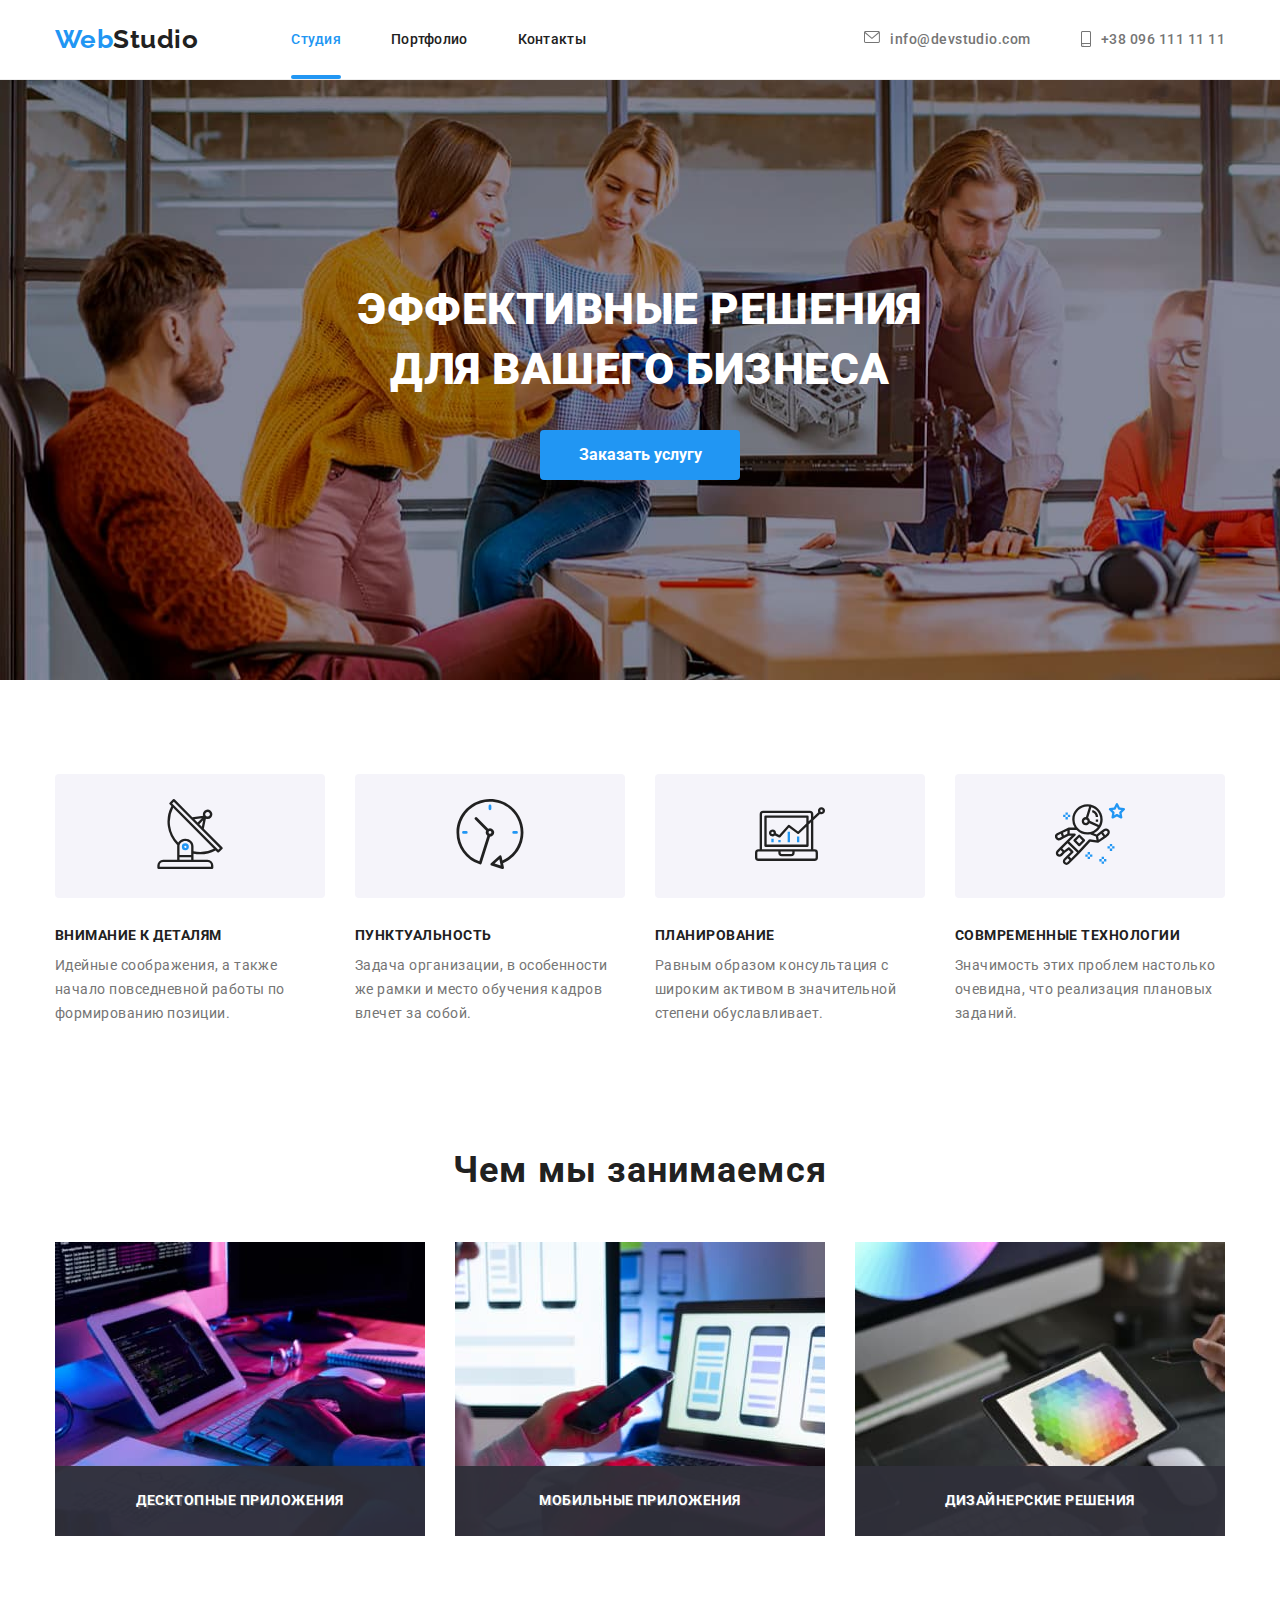
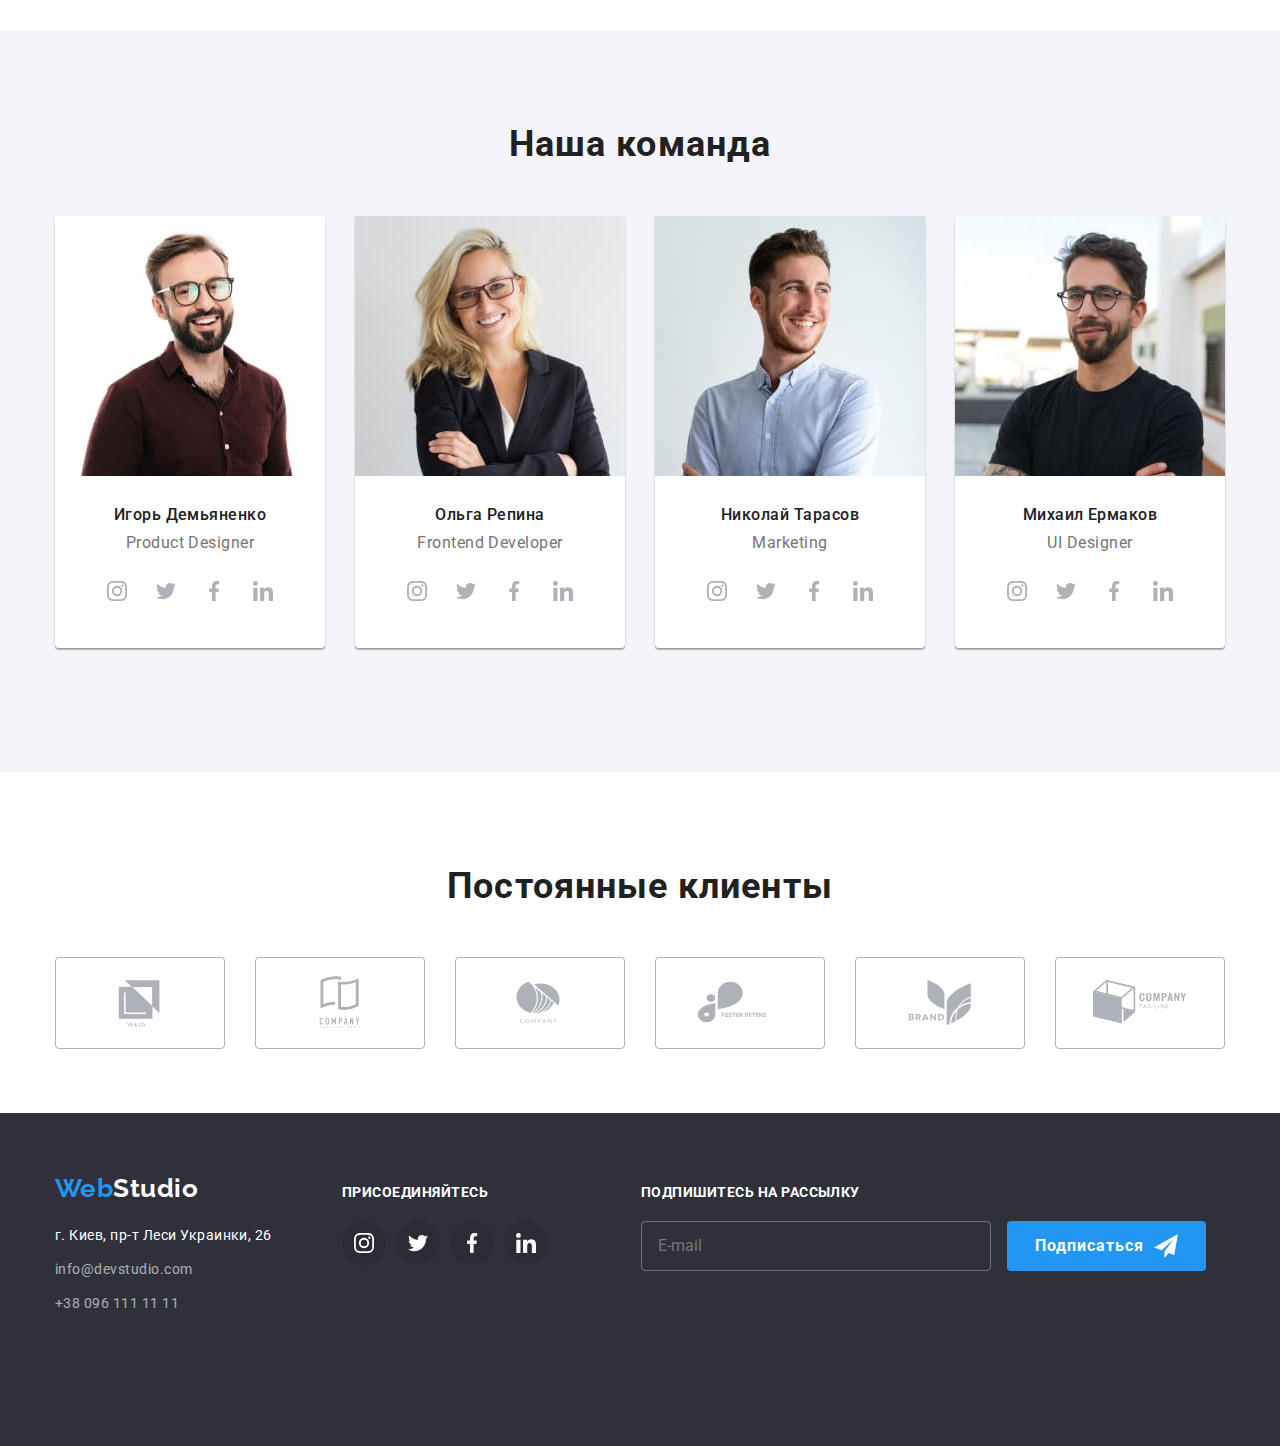
<file: index.html>
<!DOCTYPE html>
<html lang="en">
	<head>
		<meta charset="UTF-8" />
		<meta http-equiv="X-UA-Compatible" content="IE=edge" />
		<meta name="viewport" content="width=device-width, initial-scale=1.0" />
		<title>WebStudio</title>
		<link
			rel="stylesheet"
			href="https://cdnjs.cloudflare.com/ajax/libs/modern-normalize/1.0.0/modern-normalize.css"
		/>
		<link rel="preconnect" href="https://fonts.gstatic.com" />
		<link
			href="https://fonts.googleapis.com/css2?family=Raleway:wght@700&family=Roboto:wght@400;500;700;900&display=swap"
			rel="stylesheet"
		/>
		<link rel="stylesheet" href="./css/main.min.css" />
	</head>

	<body>
		<!--головна частина-->
		<header class="header header-line">
			<div class="container header__menu">
				<a class="header-logo" href="#"
					><span class="header-logo-web">Web</span>Studio</a
				>
				<button type="button" class="menu-button" data-menu-button>
					<svg width="40" height="40">
						<use class="icon-menu" href="./img/icons.svg#icon-menu"></use>
					</svg>
				</button>

				<nav class="menu__nav">
					<ul class="menu__nav-list">
						<li class="menu__nav-item">
							<a href="./index.html" class="menu__nav-link active">Студия</a>
						</li>
						<li class="menu__nav-item">
							<a href="./portfolio.html" class="menu__nav-link">Портфолио</a>
						</li>
						<li class="menu__nav-item">
							<a href="#" class="menu__nav-link">Контакты</a>
						</li>
					</ul>
				</nav>
				<div class="menu__contacts">
					<ul class="menu__contacts-list">
						<li class="menu__contacts-mail menu__contacts-icon">
							<a href="mailto:info@devstudio.com" class="contacts">
								<svg class="mail-icon">
									<use href="./img/icons.svg#mail"></use>
								</svg>
								info@devstudio.com</a
							>
						</li>
						<li class="menu__contacts-tel menu__contacts-icon">
							<a href="tel:+380961111111" class="contacts">
								<svg class="phone-icon">
									<use href="./img/icons.svg#smartphone"></use>
								</svg>
								+38 096 111 11 11</a
							>
						</li>
					</ul>
				</div>
				<div class="mobile__menu" data-menu>
					<div class="container mobile__menu-container">
						<button type="button" class="mobile__menu-button" data-menu-close>
							<svg width="40" height="40">
								<use href="./img/icons.svg#icon-close"></use>
							</svg>
						</button>
						<ul class="mobile__nav-list">
							<li class="mobile__nav-item">
								<a href="./index.html" class="mobile__nav-link active"
									>Студия</a
								>
							</li>
							<li class="mobile__nav-item">
								<a href="./portfolio.html" class="mobile__nav-link"
									>Портфолио</a
								>
							</li>
							<li class="mobile__nav-item">
								<a href="#" class="mobile__nav-link">Контакты</a>
							</li>
						</ul>
						<ul class="mobile__contacts">
							<li class="mobile__contacts-list">
								<a href="tel:+380961111111" class="mobile__contacts-tel">
									+38 096 111 11 11</a
								>
							</li>
							<li class="mobile__contacts-list">
								<a
									href="mailto:info@devstudio.com"
									class="mobile__contacts-mail"
								>
									info@devstudio.com</a
								>
							</li>
						</ul>
						<div class="mobile__menu-network">
							<a href="#" class="mobile__menu-social line">facebook</a>
							<a href="#" class="mobile__menu-social line">twitter</a>
							<a href="#" class="mobile__menu-social line">Instagram</a>
							<a href="#" class="mobile__menu-social">LinkedIn</a>
						</div>
					</div>
				</div>
			</div>
		</header>
		<main>
			<section class="hero">
				<div class="container">
					<h1 class="hero-title">
						Эффективные решения<br />для вашего бизнеса
					</h1>
					<button data-modal-open type="button" class="button">
						Заказать услугу
					</button>
				</div>
			</section>
			<section class="section specification">
				<div class="container">
					<ul class="specification__list">
						<li class="specification__item">
							<div class="specification__item-block">
								<svg class="specification-icon">
									<use href="./img/icons.svg#antenna-1"></use>
								</svg>
							</div>
							<h3 class="specification__item-title">Внимание к деталям</h3>
							<p class="specification__item-subtext">
								Идейные соображения, а также начало повседневной работы по
								формированию позиции.
							</p>
						</li>
						<li class="specification__item">
							<div class="specification__item-block">
								<svg class="specification-icon">
									<use href="./img/icons.svg#clock-1"></use>
								</svg>
							</div>
							<h3 class="specification__item-title">Пунктуальность</h3>
							<p class="specification__item-subtext">
								Задача организации, в особенности же рамки и место обучения
								кадров влечет за собой.
							</p>
						</li>
						<li class="specification__item">
							<div class="specification__item-block">
								<svg class="specification-icon">
									<use href="./img/icons.svg#diagram-1"></use>
								</svg>
							</div>
							<h3 class="specification__item-title">Планирование</h3>
							<p class="specification__item-subtext">
								Равным образом консультация с широким активом в значительной
								степени обуславливает.
							</p>
						</li>
						<li class="specification__item">
							<div class="specification__item-block">
								<svg class="specification-icon">
									<use href="./img/icons.svg#astronaut1"></use>
								</svg>
							</div>
							<h3 class="specification__item-title">Совмременные технологии</h3>
							<p class="specification__item-subtext">
								Значимость этих проблем настолько очевидна, что реализация
								плановых заданий.
							</p>
						</li>
					</ul>
				</div>
			</section>
			<section class="section activity">
				<div class="container">
					<h2 class="subhead">Чем мы занимаемся</h2>
					<ul class="item activity-list">
						<li class="activity__block">
							<a href="#" class="activity__block-link">
								<picture class="picture">
									<source
										srcset="
											./img/studio/box1.jpg    1x,
											./img/studio/box1@2x.jpg 2x
										"
										media="(min-width:1200px)"
									/>
									<img src="./img/studio/box1.jpg" alt="pc" />
								</picture>

								<p class="activity__block-content">Десктопные приложения</p>
							</a>
						</li>
						<li class="item activity__block">
							<a href="#" class="activity__block-link">
								<picture class="picture">
									<source
										srcset="
											./img/studio/box2.jpg    1x,
											./img/studio/box2@2x.jpg 2x
										"
										media="(min-width:1200px)"
									/>
									<img src="./img/studio/box2.jpg" alt="pc" />
								</picture>
								<p class="activity__block-content">Мобильные приложения</p>
							</a>
						</li>
						<li class="item activity__block">
							<a href="#" class="activity__block-link">
								<picture class="picture">
									<source
										srcset="
											./img/studio/box3.jpg    1x,
											./img/studio/box3@2x.jpg 2x
										"
										media="(min-width:1200px)"
									/>
									<img src="./img/studio/box3.jpg" alt="pc" />
								</picture>
								<p class="activity__block-content">Дизайнерские решения</p>
							</a>
						</li>
					</ul>
				</div>
			</section>
			<!-- team -->
			<section class="section team">
				<div class="container">
					<h2 class="subhead">Наша команда</h2>
					<ul class="team__list">
						<li class="team__item">
							<picture class="picture">
								<source
									srcset="
										./img/studio/gosha-desk.jpg    1x,
										./img/studio/gosha-desk@2x.jpg 2x
									"
									media="(min-width:1200px)"
								/>
								<source
									srcset="
										./img/studio/gosha-tablet.jpg    1x,
										./img/studio/gosha-tablet@2x.jpg 2x
									"
									media="(min-width:768px)"
								/>
								<source
									srcset="
										./img/studio/gosha-mob.jpg    1x,
										./img/studio/gosha-mob@2x.jpg 2x
									"
									media="(min-width:280px)"
								/>
								<img
									src="./img/studio/gosha-mob.jpg"
									alt="Игорь Демьяненко"
									class="picture-img"
								/>
							</picture>
							<h3 class="team__name-player">Игорь Демьяненко</h3>
							<p class="team__profession">Product Designer</p>
							<ul class="list team__network">
								<li class="team__network-link">
									<a href="#" class="team-link-icon">
										<svg class="icon-network">
											<use href="./img/icons.svg#instagram"></use>
										</svg>
									</a>
								</li>
								<li class="team__network-link">
									<a href="#" class="team-link-icon">
										<svg class="icon-network">
											<use href="./img/icons.svg#twitter"></use>
										</svg>
									</a>
								</li>
								<li class="team__network-link">
									<a href="#" class="team-link-icon">
										<svg class="icon-network">
											<use href="./img/icons.svg#facebook"></use>
										</svg>
									</a>
								</li>
								<li class="team__network-link">
									<a href="#" class="team-link-icon">
										<svg class="icon-network">
											<use href="./img/icons.svg#linkedin"></use>
										</svg>
									</a>
								</li>
							</ul>
						</li>
						<li class="team__item">
							<picture class="picture">
								<source
									srcset="
										./img/studio/olga-desk.jpg    1x,
										./img/studio/olga-desk@2x.jpg 2x
									"
									media="(min-width:1200px)"
								/>
								<source
									srcset="
										./img/studio/olga-tablet.jpg    1x,
										./img/studio/olga-tablet@2x.jpg 2x
									"
									media="(min-width:768px)"
								/>
								<source
									srcset="
										./img/studio/olga-mob.jpg    1x,
										./img/studio/olga-mob@2x.jpg 2x
									"
									media="(min-width:280px)"
								/>
								<img src="./img/studio/olga-mob.jpg" alt="Ольга Репина" />
							</picture>

							<h3 class="team__name-player">Ольга Репина</h3>
							<p class="team__profession">Frontend Developer</p>
							<ul class="list team__network">
								<li class="team__network-link">
									<a href="#" class="team-link-icon">
										<svg class="icon-network">
											<use href="./img/icons.svg#instagram"></use>
										</svg>
									</a>
								</li>
								<li class="team__network-link">
									<a href="#" class="team-link-icon">
										<svg class="icon-network">
											<use href="./img/icons.svg#twitter"></use>
										</svg>
									</a>
								</li>
								<li class="team__network-link">
									<a href="#" class="team-link-icon">
										<svg class="icon-network">
											<use href="./img/icons.svg#facebook"></use>
										</svg>
									</a>
								</li>
								<li class="team__network-link">
									<a href="#" class="team-link-icon">
										<svg class="icon-network">
											<use href="./img/icons.svg#linkedin"></use>
										</svg>
									</a>
								</li>
							</ul>
						</li>
						<li class="team__item">
							<picture class="picture">
								<source
									srcset="
										./img/studio/nikolay-desk.jpg    1x,
										./img/studio/nikolay-desk@2x.jpg 2x
									"
									media="(min-width:1200px)"
								/>
								<source
									srcset="
										./img/studio/nikolay-tablet.jpg    1x,
										./img/studio/nikolay-tablet@2x.jpg 2x
									"
									media="(min-width:768px)"
								/>
								<source
									srcset="
										./img/studio/nikolay-mob.jpg    1x,
										./img/studio/nikolay-mob@2x.jpg 2x
									"
									media="(min-width:280px)"
								/>
								<img src="./img/studio/nikolay-mob.jpg" alt="Николай Тарасов" />
							</picture>

							<h3 class="team__name-player">Николай Тарасов</h3>
							<p class="team__profession">Marketing</p>
							<ul class="list team__network">
								<li class="team__network-link">
									<a href="#" class="team-link-icon">
										<svg class="icon-network">
											<use href="./img/icons.svg#instagram"></use>
										</svg>
									</a>
								</li>
								<li class="team__network-link">
									<a href="#" class="team-link-icon">
										<svg class="icon-network">
											<use href="./img/icons.svg#twitter"></use>
										</svg>
									</a>
								</li>
								<li class="team__network-link">
									<a href="#" class="team-link-icon">
										<svg class="icon-network">
											<use href="./img/icons.svg#facebook"></use>
										</svg>
									</a>
								</li>
								<li class="team__network-link">
									<a href="#" class="team-link-icon">
										<svg class="icon-network">
											<use href="./img/icons.svg#linkedin"></use>
										</svg>
									</a>
								</li>
							</ul>
						</li>
						<li class="team__item">
							<picture class="picture">
								<source
									srcset="
										./img/studio/mikhail-desk.jpg    1x,
										./img/studio/mikhail-desk@2x.jpg 2x
									"
									media="(min-width:1200px)"
								/>
								<source
									srcset="
										./img/studio/mikhail-tablet.jpg    1x,
										./img/studio/mikhail-tablet@2x.jpg 2x
									"
									media="(min-width:768px)"
								/>
								<source
									srcset="
										./img/studio/mikhail-mob.jpg    1x,
										./img/studio/mikhail-mob@2x.jpg 2x
									"
									media="(min-width:280px)"
								/>
								<img src="./img/studio/mikhail-mob.jpg" alt="Михаил Ермаков" />
							</picture>

							<h3 class="team__name-player">Михаил Ермаков</h3>
							<p class="team__profession">UI Designer</p>
							<ul class="list team__network">
								<li class="team__network-link">
									<a href="#" class="team-link-icon">
										<svg class="icon-network">
											<use href="./img/icons.svg#instagram"></use>
										</svg>
									</a>
								</li>
								<li class="team__network-link">
									<a href="#" class="team-link-icon">
										<svg class="icon-network">
											<use href="./img/icons.svg#twitter"></use>
										</svg>
									</a>
								</li>
								<li class="team__network-link">
									<a href="#" class="team-link-icon">
										<svg class="icon-network">
											<use href="./img/icons.svg#facebook"></use>
										</svg>
									</a>
								</li>
								<li class="team__network-link">
									<a href="#" class="team-link-icon">
										<svg class="icon-network">
											<use href="./img/icons.svg#linkedin"></use>
										</svg>
									</a>
								</li>
							</ul>
						</li>
					</ul>
				</div>
			</section>
			<section class="section">
				<h2 class="subhead">Постоянные клиенты</h2>
				<div class="container">
					<ul class="list partners">
						<li class="partners__block">
							<a href="#" class="partners__link">
								<svg class="partners__link-icon">
									<use href="./img/icons.svg#yaco"></use>
								</svg>
							</a>
						</li>
						<li class="partners__block">
							<a href="#" class="partners__link">
								<svg class="partners__link-icon">
									<use href="./img/icons.svg#companytag"></use>
								</svg>
							</a>
						</li>
						<li class="partners__block">
							<a href="#" class="partners__link">
								<svg class="partners__link-icon">
									<use href="./img/icons.svg#company"></use>
								</svg>
							</a>
						</li>
						<li class="partners__block">
							<a href="#" class="partners__link">
								<svg class="partners__link-icon">
									<use href="./img/icons.svg#foster"></use>
								</svg>
							</a>
						</li>
						<li class="partners__block">
							<a href="#" class="partners__link">
								<svg class="partners__link-icon">
									<use href="./img/icons.svg#brand"></use>
								</svg>
							</a>
						</li>
						<li class="partners__block">
							<a href="#" class="partners__link">
								<svg class="partners__link-icon">
									<use href="./img/icons.svg#tagline"></use>
								</svg>
							</a>
						</li>
					</ul>
				</div>
			</section>
		</main>
		<footer class="footer">
			<div class="container">
				<div class="footer__block">
					<a class="footer__logo" href="#"
						><span class="footer__logo-web">Web</span
						><span class="footer__logo-studio">Studio</span>
					</a>
					<address class="footer_address">
						<p>г. Киев, пр-т Леси Украинки, 26</p>
					</address>
					<ul class="list">
						<li class="item">
							<a href="mailto:info@devstudio.com" class="footer_contacts"
								>info@devstudio.com</a
							>
						</li>
						<li class="item">
							<a href="tel:+380961111111" class="footer_contacts"
								>+38 096 111 11 11</a
							>
						</li>
					</ul>
				</div>
				<div class="footer__network">
					<h5 class="footer__network-subhead">Присоединяйтесь</h5>
					<ul class="list footer__icon">
						<li class="footer__icon-box">
							<a href="#" class="footer__icon-link">
								<svg class="footer__icon-img">
									<use href="./img/icons.svg#instagram"></use>
								</svg>
							</a>
						</li>
						<li class="footer__icon-box">
							<a href="#" class="footer__icon-link">
								<svg class="footer__icon-img">
									<use href="./img/icons.svg#twitter"></use>
								</svg>
							</a>
						</li>
						<li class="footer__icon-box">
							<a href="#" class="footer__icon-link">
								<svg class="footer__icon-img">
									<use href="./img/icons.svg#facebook"></use>
								</svg>
							</a>
						</li>
						<li class="footer__icon-box">
							<a href="#" class="footer__icon-link">
								<svg class="footer__icon-img">
									<use href="./img/icons.svg#linkedin"></use>
								</svg>
							</a>
						</li>
					</ul>
				</div>
				<form class="footer__input" autocomplete="off">
					<h5 class="footer__input-title">Подпишитесь на рассылку</h5>
					<input
						type="text"
						name="subscribe"
						placeholder="E-mail"
						class="footer__input-box"
					/>
					<button type="submit" class="footer__button">
						Подписаться
						<svg class="footer__button-icon">
							<use href="./img/icons.svg#icon-send"></use>
						</svg>
					</button>
				</form>
			</div>
		</footer>
		<!-- Modal Window -->
		<div class="backdrop is-hidden" data-modal>
			<div class="modal">
				<button data-modal-close type="button" class="modal__button">
					<svg class="modal__button-icon">
						<use href="./img/icons.svg#icon-close"></use>
					</svg>
				</button>
				<form class="modal__form" autocomplete="off">
					<h3 class="modal__form-title">
						Оставьте свои данные, мы вам перезвоним
					</h3>
					<div class="form__field">
						<label for="name" class="form__field-label">Имя</label>
						<input
							type="text"
							name="name"
							id="name"
							class="form__field-input"
							required
						/>
						<span class="form__field-img">
							<svg class="form-icon">
								<use href="./img/icons.svg#form-person"></use>
							</svg>
						</span>
					</div>
					<div class="form__field">
						<label for="phone" class="form__field-label">Телефон</label>
						<input
							type="tel"
							name="phone"
							id="phone"
							class="form__field-input"
							minlength="2"
							required
						/>
						<span class="form__field-img">
							<svg class="form-icon">
								<use href="./img/icons.svg#form-phone"></use>
							</svg>
						</span>
					</div>
					<div class="form__field">
						<label for="email" class="form__field-label">Почта</label>
						<input
							type="email"
							name="email"
							id="email"
							class="form__field-input"
							minlength="5"
							required
						/>
						<span class="form__field-img">
							<svg class="form-icon">
								<use href="./img/icons.svg#form-email"></use>
							</svg>
						</span>
					</div>
					<div class="form__field">
						<label for="comments" class="form__field-label">Комментарий</label>
						<textarea
							name="comments"
							id="comments"
							rows="5"
							placeholder="Введите текст"
							class="form__field-textarea"
						></textarea>
					</div>
					<div class="form__checkbox">
						<label class="checkbox__mailing">
							<input
								type="checkbox"
								class="checkbox__mailing-square"
								required
							/>
							<span class="img-check">
								<svg class="icon-check">
									<use href="./img/icons.svg#icon-check"></use></svg
							></span>
							Соглашаюсь с рассылкой и принимаю
						</label>
						<a href="#" class="checkbox__mailing-contract">Условия договора</a>
					</div>
					<div class="form__button">
						<button type="submit" class="form__button-submit">Отправить</button>
					</div>
				</form>
			</div>
		</div>
		<script src="./js/modal.js"></script>
		<script src="./js/menu.js"></script>
	</body>
</html>
</file>
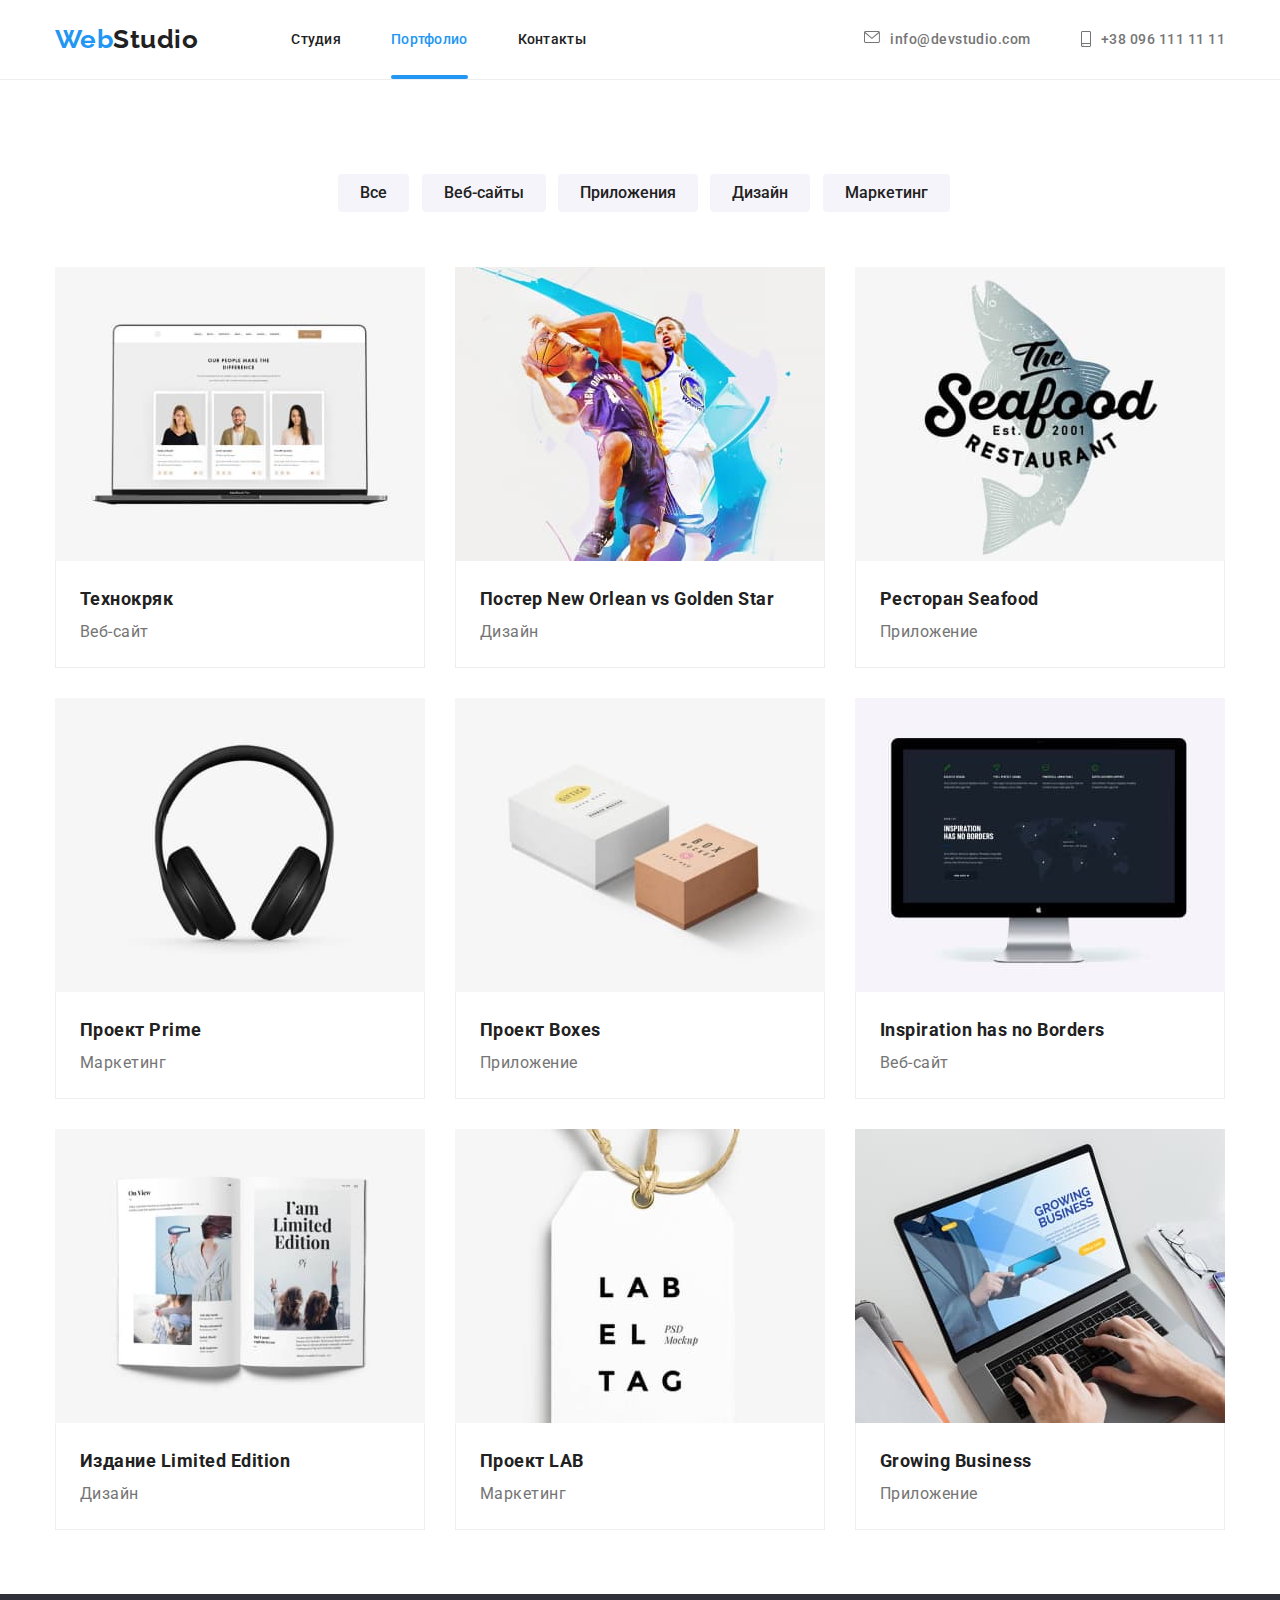
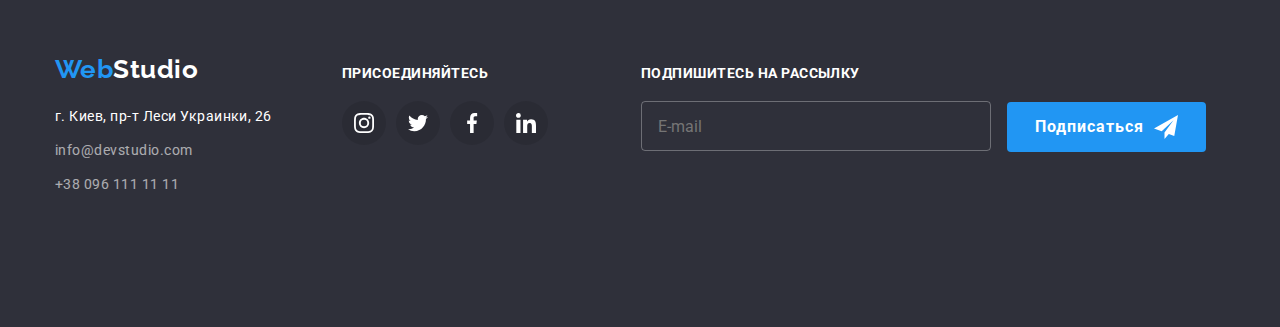
<file: portfolio.html>
<!DOCTYPE html>
<html lang="en">
	<head>
		<meta charset="UTF-8" />
		<meta http-equiv="X-UA-Compatible" content="IE=edge" />
		<meta name="viewport" content="width=device-width, initial-scale=1.0" />
		<title>WebStudio</title>
		<link
			rel="stylesheet"
			href="https://cdnjs.cloudflare.com/ajax/libs/modern-normalize/1.0.0/modern-normalize.css"
		/>
		<link rel="preconnect" href="https://fonts.gstatic.com" />
		<link
			href="https://fonts.googleapis.com/css2?family=Raleway:wght@700&family=Roboto:wght@400;500;700;900&display=swap"
			rel="stylesheet"
		/>
		<link rel="stylesheet" href="./css/main.min.css" />
	</head>
	<body>
		<header class="header header-line">
			<div class="container header__menu">
				<a class="header-logo" href="#"
					><span class="header-logo-web">Web</span>Studio</a
				>
				<button type="button" class="menu-button" data-menu-button>
					<svg width="40" height="40">
						<use class="icon-menu" href="./img/icons.svg#icon-menu"></use>
					</svg>
				</button>

				<nav class="menu__nav">
					<ul class="menu__nav-list">
						<li class="menu__nav-item">
							<a href="./index.html" class="menu__nav-link">Студия</a>
						</li>
						<li class="menu__nav-item">
							<a href="./portfolio.html" class="menu__nav-link active"
								>Портфолио</a
							>
						</li>
						<li class="menu__nav-item">
							<a href="#" class="menu__nav-link">Контакты</a>
						</li>
					</ul>
				</nav>
				<div class="menu__contacts">
					<ul class="menu__contacts-list">
						<li class="menu__contacts-mail menu__contacts-icon">
							<a href="mailto:info@devstudio.com" class="contacts">
								<svg class="mail-icon">
									<use href="./img/icons.svg#mail"></use>
								</svg>
								info@devstudio.com</a
							>
						</li>
						<li class="menu__contacts-tel menu__contacts-icon">
							<a href="tel:+380961111111" class="contacts">
								<svg class="phone-icon">
									<use href="./img/icons.svg#smartphone"></use>
								</svg>
								+38 096 111 11 11</a
							>
						</li>
					</ul>
				</div>
				<div class="mobile__menu" data-menu>
					<div class="container mobile__menu-container">
						<button type="button" class="mobile__menu-button" data-menu-close>
							<svg width="40" height="40">
								<use href="./img/icons.svg#icon-close"></use>
							</svg>
						</button>
						<ul class="mobile__nav-list">
							<li class="mobile__nav-item">
								<a href="./index.html" class="mobile__nav-link">Студия</a>
							</li>
							<li class="mobile__nav-item">
								<a href="./portfolio.html" class="mobile__nav-link active"
									>Портфолио</a
								>
							</li>
							<li class="mobile__nav-item">
								<a href="#" class="mobile__nav-link">Контакты</a>
							</li>
						</ul>
						<ul class="mobile__contacts">
							<li class="mobile__contacts-list">
								<a href="tel:+380961111111" class="mobile__contacts-tel">
									+38 096 111 11 11</a
								>
							</li>
							<li class="mobile__contacts-list">
								<a
									href="mailto:info@devstudio.com"
									class="mobile__contacts-mail"
								>
									info@devstudio.com</a
								>
							</li>
						</ul>
						<div class="mobile__menu-network">
							<a href="#" class="mobile__menu-social">facebook</a>
							<a href="#" class="mobile__menu-social">twitter</a>
							<a href="#" class="mobile__menu-social">Instagram</a>
							<a href="#" class="mobile__menu-social">LinkedIn</a>
						</div>
					</div>
				</div>
			</div>
		</header>
		<main>
			<!--фильтр-->
			<div class="section">
				<section class="option">
					<div class="container">
						<button type="button" class="buttons-portfolio">Все</button>
						<button type="button" class="buttons-portfolio">Веб-сайты</button>
						<button type="button" class="buttons-portfolio">Приложения</button>
						<button type="button" class="buttons-portfolio">Дизайн</button>
						<button type="button" class="buttons-portfolio">Маркетинг</button>
					</div>
				</section>
				<!--головний блок-->
				<section class="filters">
					<div class="container">
						<ul class="filters__block list">
							<li class="filters__block-element">
								<a href="#" class="block-element-link">
									<div class="element-link-photo">
										<picture class="picture">
											<source
												srcset="
													./img/portfolio/crack-desk.jpg    1x,
													./img/portfolio/crack-desk@2x.jpg 2x
												"
												media="(min-width:1200px)"
											/>
											<source
												srcset="
													./img/portfolio/crack-tablet.jpg    1x,
													./img/portfolio/crack-tablet@2x.jpg 2x
												"
												media="(min-width:768px)"
											/>
											<source
												srcset="
													./img/portfolio/crack-mob.jpg    1x,
													./img/portfolio/crack-mob@2x.jpg 2x
												"
												media="(min-width:280px)"
											/>
											<img src="./img/portfolio/crack-mob.jpg" alt="crack" />
										</picture>
										<p class="element-link-subtext">
											Технокряк это современная площадка распространения
											коронавируса. Компании используют эту платформу для
											цифрового шпионажа и атак на защищённые сервера
											конкурентов.
										</p>
									</div>
									<div class="block-element-content">
										<h2 class="name-projects">Технокряк</h2>
										<p class="categories-projects">Веб-сайт</p>
									</div></a
								>
							</li>
							<li class="filters__block-element">
								<a href="#" class="block-element-link">
									<div class="element-link-photo">
										<picture class="picture">
											<source
												srcset="
													./img/portfolio/poster-desk.jpg    1x,
													./img/portfolio/poster-desk@2x.jpg 2x
												"
												media="(min-width:1200px)"
											/>
											<source
												srcset="
													./img/portfolio/poster-tablet.jpg    1x,
													./img/portfolio/poster-tablet@2x.jpg 2x
												"
												media="(min-width:768px)"
											/>
											<source
												srcset="
													./img/portfolio/poster-mob.jpg    1x,
													./img/portfolio/poster-mob@2x.jpg 2x
												"
												media="(min-width:280px)"
											/>
											<img src="./img/portfolio/poster-mob.jpg" alt="poster" />
										</picture>

										<p class="element-link-subtext">
											Технокряк это современная площадка распространения
											коронавируса. Компании используют эту платформу для
											цифрового шпионажа и атак на защищённые сервера
											конкурентов.
										</p>
									</div>
									<div class="block-element-content">
										<h2 class="name-projects">
											Постер New Orlean vs Golden Star
										</h2>
										<p class="categories-projects">Дизайн</p>
									</div></a
								>
							</li>
							<li class="filters__block-element">
								<a href="#" class="block-element-link">
									<div class="element-link-photo">
										<picture class="picture">
											<source
												srcset="
													./img/portfolio/restaurant-desk.jpg    1x,
													./img/portfolio/restaurant-desk@2x.jpg 2x
												"
												media="(min-width:1200px)"
											/>
											<source
												srcset="
													./img/portfolio/restaurant-tablet.jpg    1x,
													./img/portfolio/restaurant-tablet@2x.jpg 2x
												"
												media="(min-width:768px)"
											/>
											<source
												srcset="
													./img/portfolio/restaurant-mob.jpg    1x,
													./img/portfolio/restaurant-mob@2x.jpg 2x
												"
												media="(min-width:280px)"
											/>
											<img
												src="./img/portfolio/restaurant-mob.jpg"
												alt="restaurant"
											/>
										</picture>

										<p class="element-link-subtext">
											Технокряк это современная площадка распространения
											коронавируса. Компании используют эту платформу для
											цифрового шпионажа и атак на защищённые сервера
											конкурентов.
										</p>
									</div>
									<div class="block-element-content">
										<h2 class="name-projects">Ресторан Seafood</h2>
										<p class="categories-projects">Приложение</p>
									</div></a
								>
							</li>
							<li class="filters__block-element">
								<a href="#" class="block-element-link">
									<div class="element-link-photo">
										<picture class="picture">
											<source
												srcset="
													./img/portfolio/headphone-desk.jpg    1x,
													./img/portfolio/headphone-desk@2x.jpg 2x
												"
												media="(min-width:1200px)"
											/>
											<source
												srcset="
													./img/portfolio/headphone-tablet.jpg    1x,
													./img/portfolio/headphone-tablet@2x.jpg 2x
												"
												media="(min-width:768px)"
											/>
											<source
												srcset="
													./img/portfolio/headphone-mob.jpg    1x,
													./img/portfolio/headphone-mob@2x.jpg 2x
												"
												media="(min-width:280px)"
											/>
											<img
												src="./img/portfolio/headphone-mob.jpg"
												alt="headphone"
											/>
										</picture>

										<p class="element-link-subtext">
											Технокряк это современная площадка распространения
											коронавируса. Компании используют эту платформу для
											цифрового шпионажа и атак на защищённые сервера
											конкурентов.
										</p>
									</div>
									<div class="block-element-content">
										<h2 class="name-projects">Проект Prime</h2>
										<p class="categories-projects">Маркетинг</p>
									</div></a
								>
							</li>
							<li class="filters__block-element">
								<a href="#" class="block-element-link">
									<div class="element-link-photo">
										<picture class="picture">
											<source
												srcset="
													./img/portfolio/boxes-desk.jpg    1x,
													./img/portfolio/boxes-desk@2x.jpg 2x
												"
												media="(min-width:1200px)"
											/>
											<source
												srcset="
													./img/portfolio/boxes-tablet.jpg    1x,
													./img/portfolio/boxes-tablet@2x.jpg 2x
												"
												media="(min-width:768px)"
											/>
											<source
												srcset="
													./img/portfolio/boxes-mob.jpg    1x,
													./img/portfolio/boxes-mob@2x.jpg 2x
												"
												media="(min-width:280px)"
											/>
											<img src="./img/portfolio/boxes-mob.jpg" alt="box" />
										</picture>

										<p class="element-link-subtext">
											Технокряк это современная площадка распространения
											коронавируса. Компании используют эту платформу для
											цифрового шпионажа и атак на защищённые сервера
											конкурентов.
										</p>
									</div>
									<div class="block-element-content">
										<h2 class="name-projects">Проект Boxes</h2>
										<p class="categories-projects">Приложение</p>
									</div></a
								>
							</li>
							<li class="filters__block-element">
								<a href="#" class="block-element-link">
									<div class="element-link-photo">
										<picture class="picture">
											<source
												srcset="
													./img/portfolio/screen-desk.jpg    1x,
													./img/portfolio/screen-desk@2x.jpg 2x
												"
												media="(min-width:1200px)"
											/>
											<source
												srcset="
													./img/portfolio/screen-tablet.jpg    1x,
													./img/portfolio/screen-tablet@2x.jpg 2x
												"
												media="(min-width:768px)"
											/>
											<source
												srcset="
													./img/portfolio/screen-mob.jpg    1x,
													./img/portfolio/screen-mob@2x.jpg 2x
												"
												media="(min-width:280px)"
											/>
											<img src="./img/portfolio/screen-mob.jpg" alt="screen" />
										</picture>

										<p class="element-link-subtext">
											Технокряк это современная площадка распространения
											коронавируса. Компании используют эту платформу для
											цифрового шпионажа и атак на защищённые сервера
											конкурентов.
										</p>
									</div>
									<div class="block-element-content">
										<h2 class="name-projects">Inspiration has no Borders</h2>
										<p class="categories-projects">Веб-сайт</p>
									</div></a
								>
							</li>
							<li class="filters__block-element">
								<a href="#" class="block-element-link">
									<div class="element-link-photo">
										<picture class="picture">
											<source
												srcset="
													./img/portfolio/book-desk.jpg    1x,
													./img/portfolio/book-desk@2x.jpg 2x
												"
												media="(min-width:1200px)"
											/>
											<source
												srcset="
													./img/portfolio/book-tablet.jpg    1x,
													./img/portfolio/book-tablet@2x.jpg 2x
												"
												media="(min-width:768px)"
											/>
											<source
												srcset="
													./img/portfolio/book-mob.jpg    1x,
													./img/portfolio/book-mob@2x.jpg 2x
												"
												media="(min-width:280px)"
											/>
											<img src="./img/portfolio/book-mob.jpg" alt="book" />
										</picture>

										<p class="element-link-subtext">
											Технокряк это современная площадка распространения
											коронавируса. Компании используют эту платформу для
											цифрового шпионажа и атак на защищённые сервера
											конкурентов.
										</p>
									</div>
									<div class="block-element-content">
										<h2 class="name-projects">Издание Limited Edition</h2>
										<p class="categories-projects">Дизайн</p>
									</div></a
								>
							</li>
							<li class="filters__block-element">
								<a href="#" class="block-element-link">
									<div class="element-link-photo">
										<picture class="picture">
											<source
												srcset="
													./img/portfolio/tag-desk.jpg    1x,
													./img/portfolio/tag-desk@2x.jpg 2x
												"
												media="(min-width:1200px)"
											/>
											<source
												srcset="
													./img/portfolio/tag-tablet.jpg    1x,
													./img/portfolio/tag-tablet@2x.jpg 2x
												"
												media="(min-width:768px)"
											/>
											<source
												srcset="
													./img/portfolio/tag-mob.jpg    1x,
													./img/portfolio/tag-mob@2x.jpg 2x
												"
												media="(min-width:280px)"
											/>
											<img src="./img/portfolio/tag-mob.jpg" alt="tag" />
										</picture>

										<p class="element-link-subtext">
											Технокряк это современная площадка распространения
											коронавируса. Компании используют эту платформу для
											цифрового шпионажа и атак на защищённые сервера
											конкурентов.
										</p>
									</div>
									<div class="block-element-content">
										<h2 class="name-projects">Проект LAB</h2>
										<p class="categories-projects">Маркетинг</p>
									</div></a
								>
							</li>
							<li class="filters__block-element">
								<a href="#" class="block-element-link">
									<div class="element-link-photo">
										<picture class="picture">
											<source
												srcset="
													./img/portfolio/laptop-desk.jpg    1x,
													./img/portfolio/laptop-desk@2x.jpg 2x
												"
												media="(min-width:1200px)"
											/>
											<source
												srcset="
													./img/portfolio/laptop-tablet.jpg    1x,
													./img/portfolio/laptop-tablet@2x.jpg 2x
												"
												media="(min-width:768px)"
											/>
											<source
												srcset="
													./img/portfolio/laptop-mob.jpg    1x,
													./img/portfolio/laptop-mob@2x.jpg 2x
												"
												media="(min-width:280px)"
											/>
											<img src="./img/portfolio/laptop-mob.jpg" alt="laptop" />
										</picture>

										<p class="element-link-subtext">
											Технокряк это современная площадка распространения
											коронавируса. Компании используют эту платформу для
											цифрового шпионажа и атак на защищённые сервера
											конкурентов.
										</p>
									</div>
									<div class="block-element-content">
										<h2 class="name-projects">Growing Business</h2>
										<p class="categories-projects">Приложение</p>
									</div></a
								>
							</li>
						</ul>
					</div>
				</section>
			</div>
		</main>
		<footer class="footer">
			<div class="container">
				<div class="footer__block">
					<a class="footer__logo" href="#"
						><span class="footer__logo-web">Web</span
						><span class="footer__logo-studio">Studio</span>
					</a>
					<address class="footer_address">
						<p>г. Киев, пр-т Леси Украинки, 26</p>
					</address>
					<ul class="list">
						<li class="item">
							<a href="mailto:info@devstudio.com" class="footer_contacts"
								>info@devstudio.com</a
							>
						</li>
						<li class="item">
							<a href="tel:+380961111111" class="footer_contacts"
								>+38 096 111 11 11</a
							>
						</li>
					</ul>
				</div>
				<div class="footer__network">
					<h5 class="footer__network-subhead">Присоединяйтесь</h5>
					<ul class="list footer__icon">
						<li class="footer__icon-box">
							<a href="#" class="footer__icon-link">
								<svg class="footer__icon-img">
									<use href="./img/icons.svg#instagram"></use>
								</svg>
							</a>
						</li>
						<li class="footer__icon-box">
							<a href="#" class="footer__icon-link">
								<svg class="footer__icon-img">
									<use href="./img/icons.svg#twitter"></use>
								</svg>
							</a>
						</li>
						<li class="footer__icon-box">
							<a href="#" class="footer__icon-link">
								<svg class="footer__icon-img">
									<use href="./img/icons.svg#facebook"></use>
								</svg>
							</a>
						</li>
						<li class="footer__icon-box">
							<a href="#" class="footer__icon-link">
								<svg class="footer__icon-img">
									<use href="./img/icons.svg#linkedin"></use>
								</svg>
							</a>
						</li>
					</ul>
				</div>
				<form class="footer__input" autocomplete="off">
					<h5 class="footer__input-title">Подпишитесь на рассылку</h5>
					<input
						type="text"
						name="subscribe"
						placeholder="E-mail"
						class="footer__input-box"
					/>
					<button type="submit" class="footer__button">
						Подписаться
						<svg class="footer__button-icon">
							<use href="./img/icons.svg#icon-send"></use>
						</svg>
					</button>
				</form>
			</div>
		</footer>
		<script src="./js/menu.js"></script>
	</body>
</html>
</file>
<file: css/main.min.css>
:root{--primary-text-color: #212121;--secondary-text-color: #757575;--third-color: #2196f3;--auxiliary-color: #f5f4fa;--background-color: #2f303a;--cheaf-color: #ffffff;--header-line: #eeeeee;--box-shadow: 0px 1px 3px rgba(0, 0, 0, 0.12), 0px 1px 1px rgba(0, 0, 0, 0.14),
		0px 2px 1px rgba(0, 0, 0, 0.2);--icons-color: #afb1b8;--form-border: rgba(33, 33, 33, 0.2)}body{background-color:var(--cheaf-color);color:var(--primary-text-color);font-family:Roboto, sans-serif;letter-spacing:0.03em}h1,h2,h3,h4,h5,p{padding:0;margin:0}img{display:block;width:100%}.list{padding:0;margin:0;list-style:none}.section{padding-top:60px;padding-bottom:60px}@media screen and (min-width: 768px){.section{padding-top:60px;padding-bottom:60px}}@media screen and (min-width: 1200px){.section{padding-top:94px;padding-bottom:94px}}.container{padding-right:15px;padding-left:15px;width:100%}@media screen and (min-width: 480px){.container{width:480px;margin:0 auto}}@media screen and (min-width: 768px){.container{width:768px}}@media screen and (min-width: 1200px){.container{width:1200px}}.mobile__menu{position:fixed;top:0;left:0;width:100vw;height:100vh;background:var(--cheaf-color);padding-top:48px;padding-bottom:48px;opacity:0;visibility:hidden;pointer-events:none;overflow:auto}.button{width:200px;height:50px;padding:10px 32px;color:var(--cheaf-color);background-color:var(--third-color);font-weight:700;font-size:16px;line-height:1.87;cursor:pointer;border:none;border-radius:4px}.subhead{font-size:28px;line-height:1.17;text-align:center;letter-spacing:0.03em;margin-bottom:30px}@media screen and (min-width: 1200px){.subhead{font-size:36px;line-height:1.16;margin-bottom:50px}}.team__network{padding-bottom:24px;padding-left:32px;padding-right:32px}.team__network-link{display:inline-flex}.team-link-icon{display:block;text-decoration:none;width:44px;height:44px;border-radius:50%;fill:var(--icons-color);transition:background-color 250ms cubic-bezier(0.4, 0, 0.2, 1),fill 250ms cubic-bezier(0.4, 0, 0.2, 1)}.team-link-icon:hover,.team-link-icon:focus{background-color:var(--third-color);fill:var(--cheaf-color)}.icon-network{width:20px;height:20px;margin:12px}@media screen and (min-width: 1200px){.team__network{padding-bottom:30px}}.footer__button{display:inline-flex;padding:10px 28px;color:var(--cheaf-color);background-color:var(--third-color);font-weight:700;font-size:16px;line-height:1.87;letter-spacing:0.06em;cursor:pointer;border:none;border-radius:4px;align-items:center}.footer__button-icon{width:24px;height:24px;margin-left:10px}.footer__input-title{margin-bottom:20px;color:var(--cheaf-color);font-size:14px;line-height:1.17;text-transform:uppercase}.footer__input-box{margin-bottom:20px;padding:15px 16px;width:100%;height:50px;border:1px solid rgba(255,255,255,0.3);border-radius:4px;background:transparent}.footer__input-box:focus{outline:none;color:var(--secondary-text-color)}.footer__input-box:not(:placeholder-shown){color:var(--secondary-text-color)}@media screen and (min-width: 1200px){.footer__input-box{margin-right:12px;width:350px}}.footer__network{margin-bottom:20px}.footer__network-subhead{color:var(--cheaf-color);font-size:14px;line-height:1.17;margin-bottom:20px;text-transform:uppercase}.footer__icon{display:flex;justify-content:center}.footer__icon-box{width:44px;height:44px;border-radius:50%;background-color:rgba(0,0,0,0.1);fill:var(--cheaf-color)}.footer__icon-link{display:block;width:44px;height:44px;border-radius:50%;text-decoration:none;fill:var(--cheaf-color);transition:background-color 250ms cubic-bezier(0.4, 0, 0.2, 1)}.footer__icon-link:hover,.footer__icon-link:focus{background-color:var(--third-color)}.footer__icon-img{width:20px;height:20px;margin:12px}.footer__icon-box:not(:last-child){margin-right:10px}.buttons-portfolio{margin-left:8px;margin-bottom:15px;padding:6px 22px;color:var(--primary-text-color);background-color:var(--auxiliary-color);font-weight:500;font-size:16px;line-height:1.62;cursor:pointer;border:none;border-radius:4px;transition:background-color 250ms cubic-bezier(0.4, 0, 0.2, 1),color 250ms cubic-bezier(0.4, 0, 0.2, 1)}.buttons-portfolio:hover,.buttons-portfolio:focus{background-color:var(--third-color);color:var(--cheaf-color)}.backdrop{position:fixed;top:0;left:0;width:100%;height:100%;z-index:30;background-color:rgba(0,0,0,0.2);transition:opacity 500ms cubic-bezier(0.4, 0, 0.2, 1),visibility 500ms cubic-bezier(0.4, 0, 0.2, 1)}.backdrop.is-hidden{opacity:0;visibility:hidden;pointer-events:none}.modal{position:absolute;top:50%;left:50%;transform:translate(-50%, -50%);background-color:var(--cheaf-color);border-radius:4px}.modal__button{position:absolute;top:8px;right:8px;cursor:pointer;padding:6px;border-radius:50%;text-align:center;background-color:var(--cheaf-color);border-color:rgba(0,0,0,0.1);transition:fill 250ms cubic-bezier(0.4, 0, 0.2, 1)}.modal__button:hover{fill:var(--third-color)}.modal__button-icon{display:block;width:18px;height:18px}@media screen and (min-width: 480px){.modal{min-width:450px}}@media screen and (min-width: 1200px){.modal{width:528px}}.modal__form{width:100%;margin:0 auto;padding:40px}.modal__form-title{font-size:20px;line-height:1.15;text-align:center;margin-bottom:10px}.form__field{display:flex;flex-direction:column;position:relative;width:100%;margin-bottom:10px}.form__field-label{margin-bottom:4px;font-size:12px;line-height:1.16;letter-spacing:0.01em;color:var(--secondary-text-color)}.form__field-input{height:40px;border:1px solid var(--form-border);border-radius:4px;padding-left:40px;transition:border-color 250ms cubic-bezier(0.4, 0, 0.2, 1)}.form__field-input:focus{border-color:var(--third-color);outline:none}.form__field-textarea{padding:12px 16px;font-size:12px;line-height:1.16;letter-spacing:0.01em;border:1px solid var(--form-border);border-radius:4px;resize:none;transition:border-color 250ms cubic-bezier(0.4, 0, 0.2, 1)}.form__field-textarea::placeholder{color:rgba(117,117,117,0.5)}.form__field-textarea:focus{border-color:var(--third-color);outline:none}.form__field-textarea:not(:placeholder-shown){color:var(--primary-text-color)}.form__field-input:focus+.form__field-img{fill:var(--third-color)}.form-icon{position:absolute;top:50%;left:12px;width:18px;height:18px}.form__checkbox{display:flex;justify-content:space-evenly;font-size:12px;margin-bottom:30px;align-items:center;letter-spacing:0.03em}.checkbox__mailing{display:flex;align-items:center;color:var(--secondary-text-color)}.checkbox__mailing-square{appearance:none}.checkbox__mailing-square:checked ~ .img-check{border-color:var(--third-color);background-color:var(--third-color)}.checkbox__mailing-square:focus ~ .img-check{outline:1px solid var(--third-color)}.checkbox__mailing-contract{margin:0;padding:0;font-size:12px;color:var(--third-color);letter-spacing:0.03em}.img-check{display:inline-block;margin-right:7px;border:1px solid var(--form-border);border-radius:2px;transition:outline 250ms cubic-bezier(0.4, 0, 0.2, 1)}.icon-check{width:16px;height:15px}.form__button{text-align:center}.form__button-submit{padding:10px 55px;color:var(--cheaf-color);background-color:var(--third-color);font-weight:700;font-size:16px;line-height:1.87;letter-spacing:0.06em;cursor:pointer;border:none;border-radius:4px}@media screen and (min-width: 480px){.form__checkbox{line-height:1.16px}.form__checkbox-contract{line-height:1.16px}}@media screen and (min-width: 1200px){.form__checkbox{font-size:14px;line-height:1.71px}.checkbox__mailing-square{margin-right:10px}.checkbox__mailing-contract{font-size:14px;line-height:1.71px}}.header{position:relative}.header-line{border-bottom:1px solid var(--header-line);padding-top:16px;padding-bottom:16px}.header-logo{margin-right:88px;font-family:Raleway, sans-serif;color:var(--primary-text-color);font-size:24px;line-height:1.16;text-decoration:none}.header-logo-web{color:var(--third-color)}.header__menu{display:flex;align-items:center}.menu__nav{display:none;background-color:var(--cheaf-color)}.menu__nav-list{padding:0;margin:0;list-style:none}.menu__nav-link{color:var(--primary-text-color);font-weight:500;letter-spacing:0.02em;text-decoration:none;transition:color 250ms cubic-bezier(0.4, 0, 0.2, 1)}.menu__nav-link:hover,.menu__nav-link:focus{color:var(--third-color)}.menu__nav .active{color:var(--third-color)}.menu__contacts{display:none}.menu__contacts-list{padding:0;margin:0;list-style:none}.menu__contacts-icon{fill:var(--secondary-text-color)}.menu__contacts-icon .contacts{color:var(--secondary-text-color);font-weight:500;line-height:1.17;text-decoration:none;transition:color 250ms cubic-bezier(0.4, 0, 0.2, 1)}.menu__contacts-icon .contacts:hover,.menu__contacts-icon .contacts:focus{color:var(--third-color);fill:var(--third-color)}@media screen and (min-width: 320px) and (max-width: 767px){.header__menu{justify-content:space-between}.header .menu-button{margin:0;padding:0;border:none;background-color:transparent;width:40px;height:40px}.header .menu-button:hover,.header .menu-button:focus{fill:var(--third-color)}.header .mobile__menu-network{text-align:center}.header .mobile__menu-social{color:var(--third-color);font-weight:500;font-size:18px;line-height:1.17;letter-spacing:0.02em;text-decoration:none}.header .mobile__menu .line::after{content:"";width:22px;height:0px;border:1px solid rgba(33,33,33,0.2);transform:rotate(90deg);margin-left:10px;margin-right:10px}.mobile__menu-button{position:absolute;content:"";top:10px;right:15px;margin:0;padding:0;border:none;background-color:transparent;width:40px;height:40px}.mobile__menu-button:hover,.mobile__menu-button:focus{fill:var(--third-color)}.mobile__menu .active{color:var(--third-color)}.mobile__nav-list{padding:0;margin:0;list-style:none;margin-left:25px;margin-bottom:300px}.mobile__nav-item{color:var(--primary-text-color);margin-bottom:32px;font-weight:500;font-size:40px;line-height:1.17;letter-spacing:0.02em}.mobile__nav-link{text-decoration:none;color:var(--primary-text-color)}.mobile__nav-link .active{color:var(--third-color)}.mobile__contacts{padding:0;margin:0;list-style:none;margin-bottom:64px}.mobile__contacts-list{margin-bottom:32px}.mobile__contacts-tel{margin-left:25px;text-decoration:none;color:var(--third-color);font-weight:500;font-size:34px;line-height:1.17;letter-spacing:0.02em}.mobile__contacts-mail{margin-left:25px;text-decoration:none;color:var(--secondary-text-color);font-weight:500;font-size:24px;line-height:1.16;letter-spacing:0.02em}.mobile__menu{opacity:0;visibility:hidden;pointer-events:none}.mobile__menu.is-open{opacity:1;visibility:visible;pointer-events:auto;z-index:10}}@media screen and (min-width: 768px){.header-line{padding-top:24px;padding-bottom:24px}.header .menu-button{display:none}.header .menu__nav{display:flex;align-items:center}.header .menu__nav-list{display:flex}.header .menu__nav-item:not(:last-child){margin-right:50px}.header .menu__nav-link{position:relative;padding-bottom:32px;font-size:14px;line-height:1.14}.header .menu__nav .active::after{display:block;position:absolute;bottom:0;left:0px;content:"";width:100%;height:4px;background-color:var(--third-color);border-radius:2px}.header .menu__contacts{display:block;margin-left:auto}.header .menu__contacts-tel{margin-top:10px}.header .menu__contacts-icon .contacts{display:flex;font-size:12px}.header .mail-icon{display:block;margin-right:10px;width:16px;height:12px}.header .phone-icon{display:block;margin-right:10px;width:10px;height:14px}}@media screen and (min-width: 1200px){.header-logo{margin-right:93px;font-size:26px;font-weight:700;line-height:1.2}.header .menu__contacts-list{display:flex}.header .menu__contacts-tel{margin-top:0}.header .menu__contacts-icon .contacts{font-size:14px}.header .menu__contacts-icon{margin-left:50px}.header .menu__contacts .phone-icon{height:16px}}.hero{padding-top:118px;padding-bottom:118px;background-color:var(--background-color);text-align:center;background-image:linear-gradient(rgba(47,48,58,0.4), rgba(47,48,58,0.4)),url("../img/studio/Hero-mob.jpg");background-size:cover;max-width:1600px;margin:auto}.hero-title{color:var(--cheaf-color);font-weight:900;font-size:24px;line-height:1.61;text-transform:uppercase;padding-bottom:30px}@media (min-device-pixel-ratio: 2) and (max-width: 767px), (min-resolution: 192dpi) and (max-width: 767px), (min-resolution: 2dppx) and (max-width: 767px){.hero{background-image:url("../img/studio/Hero-mob@2x.jpg")}}@media screen and (min-width: 768px){.hero{background-image:url("../img/studio/Hero-tablet.jpg")}}@media (min-device-pixel-ratio: 2) and (min-width: 768px), (min-resolution: 192dpi) and (min-width: 768px), (min-resolution: 2dppx) and (min-width: 768px){.hero{background-image:url("../img/studio/Hero-tablet@2x.jpg")}}@media screen and (min-width: 1200px){.hero{padding-top:200px;padding-bottom:200px;background-image:url("../img/studio/Hero-desk.jpg")}.hero-title{font-size:44px;line-height:1.36}}@media (min-device-pixel-ratio: 2) and (min-width: 1200px), (min-resolution: 192dpi) and (min-width: 1200px), (min-resolution: 2dppx) and (min-width: 1200px){.hero{background-image:url("../img/studio/Hero-desk@2x.jpg")}}.specification__list{padding:0;margin:0;list-style:none}.specification__item{margin-bottom:30px}.specification__item-title{padding-bottom:10px;font-size:14px;line-height:1.14;text-transform:uppercase}.specification__item-subtext{color:var(--secondary-text-color);font-size:14px;line-height:1.71}.specification__item-block{display:block;background-color:var(--auxiliary-color);text-align:center;border-radius:4px;margin-bottom:30px}.specification-icon{width:70px;height:70px}@media screen and (min-width: 480px) and (max-width: 767px){.specification__item-title{text-align:center}.specification__item-block{padding:25px 190px}}@media screen and (min-width: 768px) and (max-width: 1199px){.specification__list{display:flex;flex-wrap:wrap}.specification__item{margin-right:30px;flex-basis:calc(100% / 2 - 30px)}.specification__item:nth-child(2n){margin-right:-30px}.specification__item-block{padding:25px 142px}}@media screen and (min-width: 1200px){.specification{margin-bottom:-94px}.specification__list{display:flex}.specification__item-block{padding:25px 100px}.specification__item:not(:last-child){margin-right:30px}}@media screen and (max-width: 1199px){.activity{display:none}}@media screen and (min-width: 1200px){.activity-list{display:flex;padding:0;margin:0;list-style:none}.activity__block{position:relative}.activity__block-link{margin:0;padding:0;text-decoration:none}.activity__block-content{display:block;position:absolute;bottom:0;left:0;width:100%;background-color:rgba(47,48,58,0.8);color:var(--cheaf-color);font-weight:700;font-size:14px;line-height:1.14;text-transform:uppercase;text-align:center;padding-top:27px;padding-bottom:27px}.activity__block:not(:last-child){margin-right:30px}}.team{background-color:var(--auxiliary-color)}.team__list{padding:0;margin:0;list-style:none;text-align:center}.team__item{background-color:var(--cheaf-color);box-shadow:var(--box-shadow);border-radius:4px;margin-bottom:30px}.team__name-player{padding-top:30px;padding-bottom:10px;font-weight:500;font-size:16px;line-height:1.18}.team__profession{padding-bottom:16px;color:var(--secondary-text-color);font-size:16px;line-height:1.18}@media screen and (min-width: 768px) and (max-width: 1199px){.team__list{display:flex;flex-wrap:wrap}.team__item{margin-right:30px;margin-bottom:30px}.team__item:nth-child(2n){margin-right:-30px}}@media screen and (min-width: 1200px){.team__list{display:flex;flex-wrap:wrap}.team__item:not(:last-child){margin-right:30px}}.partners{display:flex;flex-wrap:wrap;margin-bottom:-30px}.partners__link{display:block;text-align:center;text-decoration:none;fill:var(--icons-color);border:1px solid var(--icons-color);border-radius:4px;padding:15px 51px;transition:fill 250ms cubic-bezier(0.4, 0, 0.2, 1),border 250ms cubic-bezier(0.4, 0, 0.2, 1)}.partners__link:hover,.partners__link:focus{fill:var(--third-color);border:1px solid var(--third-color);border-radius:4px}.partners__link-icon{display:block;width:106px;height:60px}@media screen and (min-width: 320px) and (max-width: 479px){.partners{justify-content:center}.partners__block{margin-bottom:30px}}@media screen and (min-width: 480px) and (max-width: 767px){.partners__block{margin-bottom:30px;margin-right:30px}.partners__block:nth-child(2n){margin-right:-30px}}@media screen and (min-width: 768px) and (max-width: 1199px){.partners__block{margin-bottom:30px;margin-right:30px}.partners__link{padding:15px 59px}.partners__block:nth-child(3n){margin-right:-30px}}@media screen and (min-width: 1200px){.partners{justify-content:space-between}.partners__link{padding:15px 31px}}.footer{background-color:var(--background-color)}.footer .container{padding-top:60px;padding-bottom:60px}.footer__block{margin-bottom:60px}.footer__network{margin-bottom:60px}.footer .item{padding-bottom:10px}.footer__logo{font-family:Raleway, sans-serif;color:var(--primary-text-color);font-size:24px;font-weight:700;line-height:1.18;text-decoration:none}.footer__logo-web{color:var(--third-color)}.footer__logo-studio{color:var(--cheaf-color)}.footer_address{padding-top:20px;padding-bottom:10px;font-style:normal;color:var(--cheaf-color);font-size:14px;line-height:1.71;text-decoration:none}.footer_contacts{color:var(--cheaf-color);opacity:0.6;font-size:14px;line-height:1.71;text-decoration:none}@media screen and (min-width: 320px) and (max-width: 1199px){.footer{text-align:center}}@media screen and (min-width: 767px) and (max-width: 1199px){.footer .container{display:flex;flex-wrap:wrap}.footer__block{margin-left:76px;margin-right:165px}.footer__input{width:450px;margin:0 auto}}@media screen and (min-width: 1200px){.footer .container{display:flex;align-items:baseline}.footer__logo{font-size:26px;font-weight:700;line-height:1.19}.footer__block{margin-right:70px}.footer__network{margin-right:93px}}.option{display:flex;flex-wrap:wrap;margin-bottom:40px}.filters__block{display:flex;flex-wrap:wrap}.filters__block-element{margin-bottom:30px}.block-element-content{padding:20px 24px;border-right:1px solid var(--header-line);border-bottom:1px solid var(--header-line);border-left:1px solid var(--header-line)}.block-element-link{text-decoration:none;color:var(--primary-text-color)}.name-projects{font-size:18px;line-height:2}.categories-projects{color:var(--secondary-text-color);font-size:16px;line-height:1.87}.element-link-photo{position:relative;overflow:hidden}.element-link-subtext{position:absolute;content:"";top:0;left:0;width:100%;height:100%;color:var(--cheaf-color);background-color:var(--third-color);font-size:18px;line-height:1.55;padding:63px 24px;transform:translateY(100%);transition:transform 250ms cubic-bezier(0.4, 0, 0.2, 1);overflow:auto}.block-element-link:hover .element-link-subtext,.block-element-link:focus .element-link-subtext{opacity:0.9;transform:translateY(0)}@media screen and (min-width: 480px) and (max-width: 767px){.filters__block{justify-content:center}}@media screen and (min-width: 768px) and (max-width: 1199px){.option{text-align:center}.filters__block-element{width:354px;margin-right:30px}.filters__block-element:nth-child(2n){margin-right:-30px}}@media screen and (min-width: 1200px){.option{text-align:center}.filters__block{flex-basis:calc(100% / 3 - 60px);margin-right:-30px}.filters__block-element{margin-bottom:30px;margin-right:30px;transition:box-shadow 250ms cubic-bezier(0.4, 0, 0.2, 1)}.filters__block-element:hover,.filters__block-element:focus{box-shadow:0px 1px 1px rgba(0,0,0,0.12),0px 4px 4px rgba(0,0,0,0.06),1px 4px 6px rgba(0,0,0,0.16)}.filters__block-element:nth-last-child(-n+3){margin-bottom:-30px}.element-link-subtext{overflow:hidden}}
/*# sourceMappingURL=main.min.css.map */
</file>
